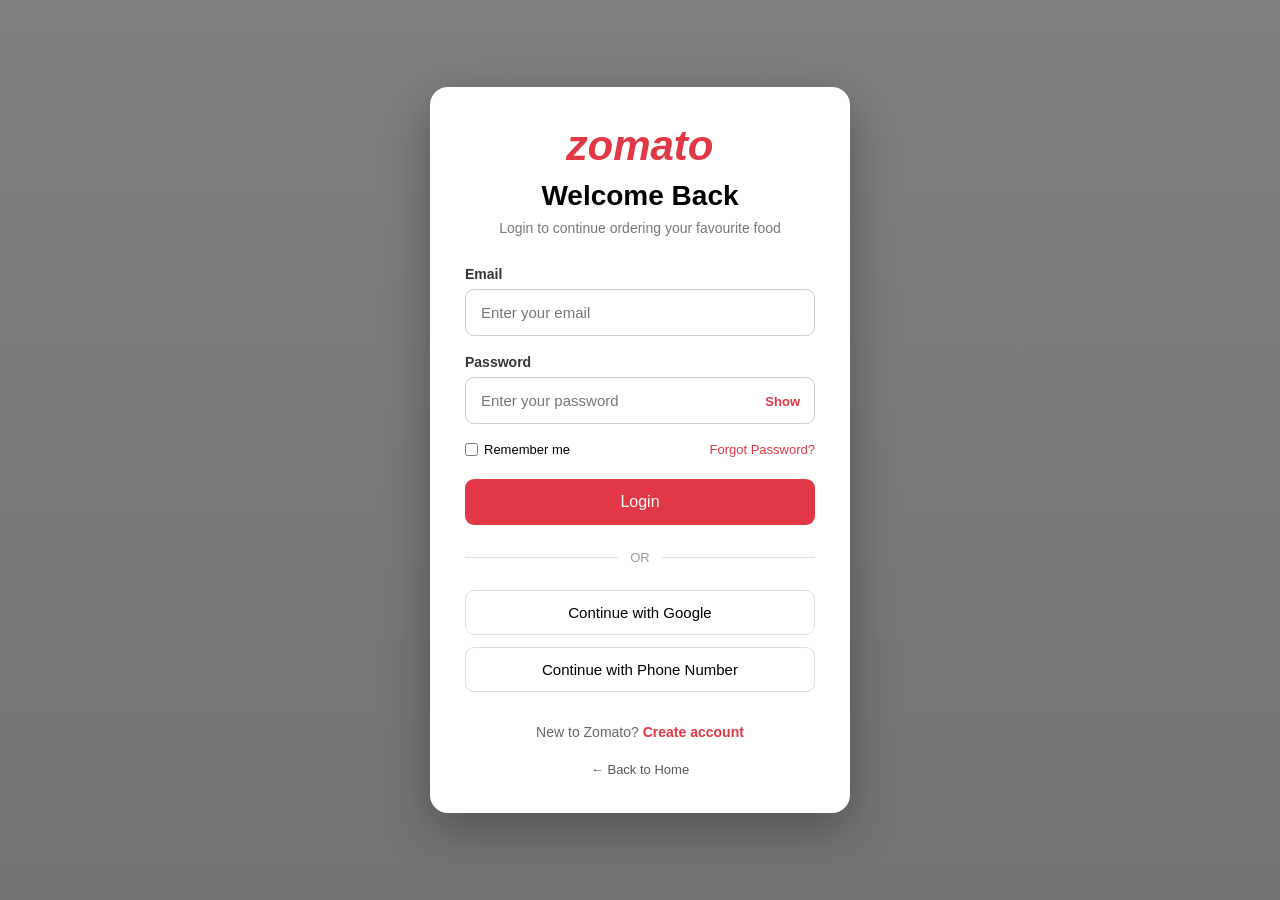
<file: Zomato-clone/login.html>
<!DOCTYPE html>
<html lang="en">
<head>
  <meta charset="UTF-8">
  <meta name="viewport" content="width=device-width, initial-scale=1.0">
  <title>Login | Zomato Clone</title>

  <link rel="stylesheet" href="login.css">
</head>

<body>

  <div class="login-container">

    <div class="logo">zomato</div>

    <h2>Welcome Back</h2>

    <p class="subtitle">
      Login to continue ordering your favourite food
    </p>

    <form id="loginForm">

      <div class="input-group">

        <label for="email">Email</label>

        <input
          type="email"
          id="email"
          placeholder="Enter your email"
        >

        <p class="error" id="emailError">
          Please enter a valid email.
        </p>

      </div>


      <div class="input-group">

        <label for="password">Password</label>

        <div class="password-wrapper">

          <input
            type="password"
            id="password"
            placeholder="Enter your password"
          >

          <span
            class="show-password"
            id="showPassword"
          >
            Show
          </span>

        </div>

        <p class="error" id="passwordError">
          Password must contain at least 6 characters.
        </p>

      </div>


      <div class="options">

        <label class="remember">
          <input type="checkbox">
          Remember me
        </label>

        <a href="#" class="forgot">
          Forgot Password?
        </a>

      </div>


      <button
        type="submit"
        class="login-btn"
      >
        Login
      </button>

    </form>


    <div class="divider">
      <span>OR</span>
    </div>


    <button class="social-btn">
      Continue with Google
    </button>

    <button class="social-btn">
      Continue with Phone Number
    </button>


    <div class="signup-text">

      New to Zomato?

      <a href="signup.html">
        Create account
      </a>

    </div>


    <div class="back-home">

      <a href="index.html">
        ← Back to Home
      </a>

    </div>

  </div>


  <script src="login.js"></script>

</body>
</html>
</file>
<file: Zomato-clone/login.css>
* {
  margin: 0;
  padding: 0;
  box-sizing: border-box;
  font-family: Arial, sans-serif;
}

body {
  min-height: 100vh;

  background:
    linear-gradient(
      rgba(0, 0, 0, 0.5),
      rgba(0, 0, 0, 0.55)
    ),
    url("https://images.unsplash.com/photo-1504674900247-0877df9cc836");

  background-size: cover;
  background-position: center;

  display: flex;
  justify-content: center;
  align-items: center;

  padding: 20px;
}


/* LOGIN BOX */

.login-container {
  width: 420px;
  max-width: 100%;

  background: white;

  padding: 35px;

  border-radius: 18px;

  box-shadow:
    0 15px 50px rgba(0, 0, 0, 0.3);
}


/* LOGO */

.logo {
  text-align: center;

  font-size: 42px;
  font-weight: bold;
  font-style: italic;

  color: #e23744;

  margin-bottom: 10px;
}


/* TITLE */

.login-container h2 {
  text-align: center;

  font-size: 28px;

  margin-bottom: 8px;
}

.subtitle {
  text-align: center;

  color: #777;

  font-size: 14px;

  margin-bottom: 30px;
}


/* INPUTS */

.input-group {
  margin-bottom: 18px;
}

.input-group label {
  display: block;

  margin-bottom: 7px;

  font-size: 14px;
  font-weight: 600;

  color: #333;
}

.input-group input {
  width: 100%;

  padding: 14px 15px;

  border: 1px solid #ccc;

  border-radius: 9px;

  outline: none;

  font-size: 15px;

  transition: 0.3s;
}

.input-group input:focus {
  border-color: #e23744;

  box-shadow:
    0 0 0 3px rgba(226, 55, 68, 0.1);
}


/* PASSWORD */

.password-wrapper {
  position: relative;
}

.password-wrapper input {
  padding-right: 70px;
}

.show-password {
  position: absolute;

  right: 15px;
  top: 50%;

  transform: translateY(-50%);

  color: #e23744;

  font-size: 13px;
  font-weight: bold;

  cursor: pointer;
}


/* OPTIONS */

.options {
  display: flex;

  justify-content: space-between;
  align-items: center;

  margin-bottom: 22px;

  font-size: 13px;
}

.remember {
  display: flex;

  align-items: center;

  gap: 6px;
}

.forgot {
  color: #e23744;

  text-decoration: none;
}

.forgot:hover {
  text-decoration: underline;
}


/* LOGIN BUTTON */

.login-btn {
  width: 100%;

  padding: 14px;

  border: none;

  border-radius: 9px;

  background: #e23744;

  color: white;

  font-size: 16px;

  cursor: pointer;

  transition: 0.3s;
}

.login-btn:hover {
  background: #c82c38;
}


/* DIVIDER */

.divider {
  display: flex;

  align-items: center;

  margin: 25px 0;

  color: #999;

  font-size: 13px;
}

.divider::before,
.divider::after {
  content: "";

  flex: 1;

  height: 1px;

  background: #ddd;
}

.divider span {
  margin: 0 12px;
}


/* SOCIAL BUTTON */

.social-btn {
  width: 100%;

  padding: 13px;

  margin-bottom: 12px;

  border: 1px solid #ddd;

  border-radius: 9px;

  background: white;

  cursor: pointer;

  font-size: 15px;

  transition: 0.3s;
}

.social-btn:hover {
  background: #f7f7f7;
}


/* SIGN UP */

.signup-text {
  text-align: center;

  margin-top: 20px;

  color: #666;

  font-size: 14px;
}

.signup-text a {
  color: #e23744;

  text-decoration: none;

  font-weight: bold;
}


/* BACK HOME */

.back-home {
  text-align: center;

  margin-top: 20px;
}

.back-home a {
  color: #555;

  text-decoration: none;

  font-size: 13px;
}


/* ERROR MESSAGE */

.error {
  display: none;

  margin-top: 7px;

  color: red;

  font-size: 13px;
}


/* RESPONSIVE */

@media (max-width: 500px) {

  .login-container {
    padding: 25px;
  }

  .logo {
    font-size: 35px;
  }

}
</file>
